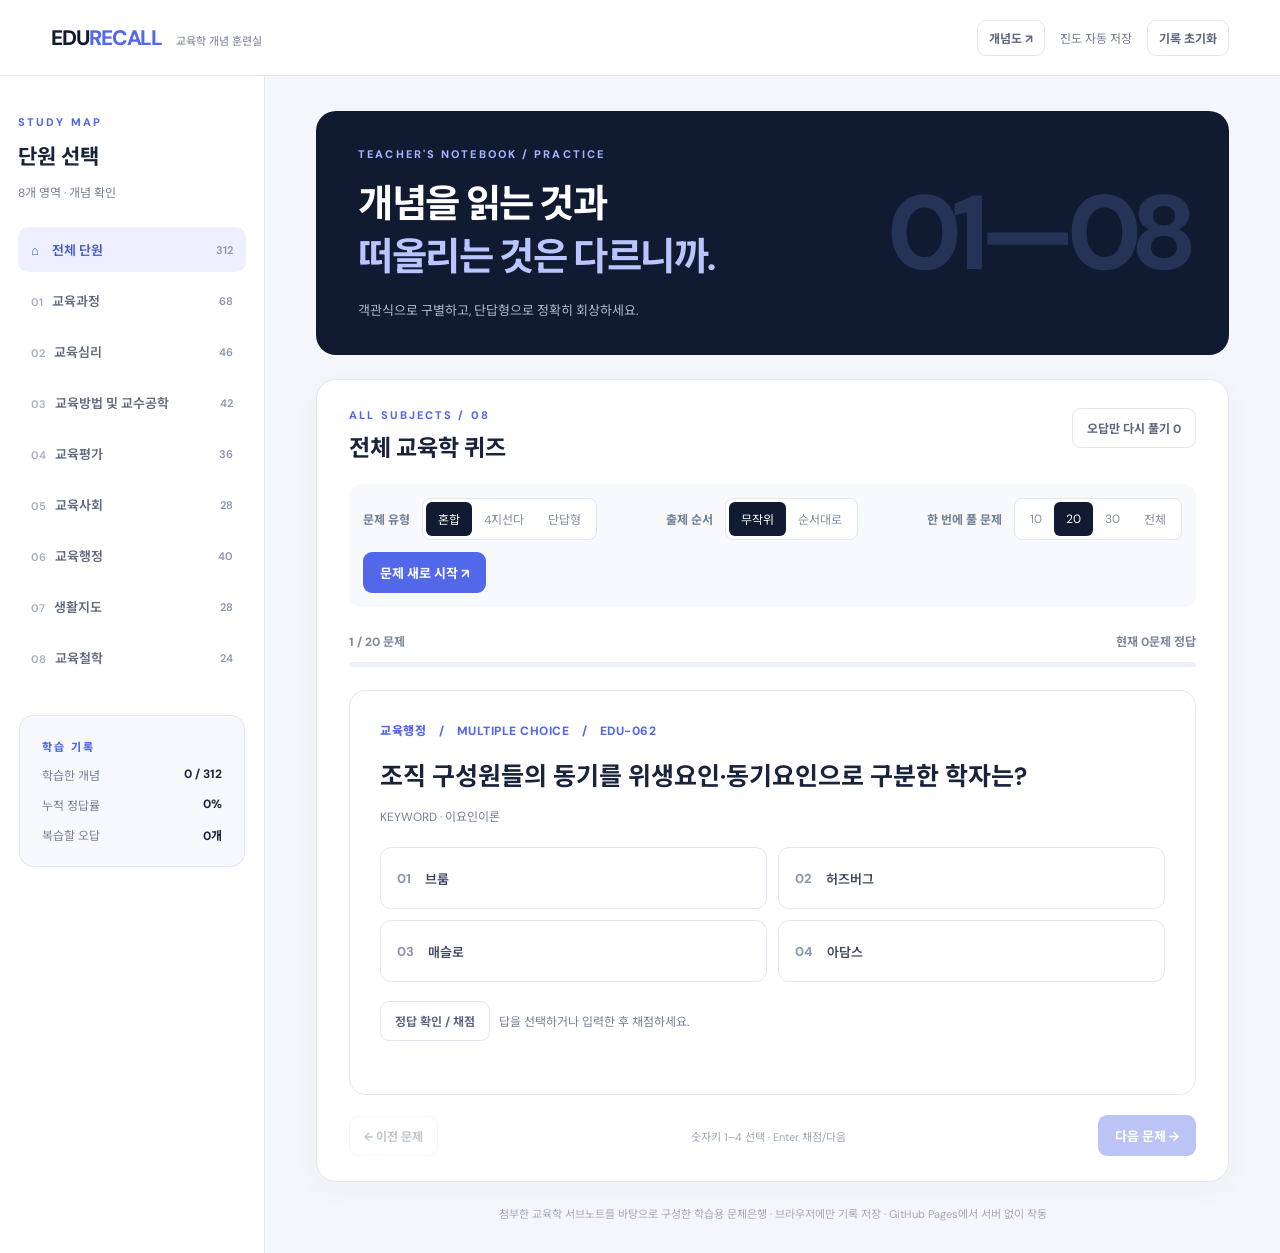
<file: index.html>
<!DOCTYPE html><html lang="ko"><head><meta charset="UTF-8"><meta name="viewport" content="width=device-width,initial-scale=1"><meta name="theme-color" content="#101a30"><title>EDU Recall | 교육학 개념 퀴즈</title><link rel="stylesheet" href="style.css"></head><body>
<header class="header"><a class="logo" href="#">EDU<span>RECALL</span><small>교육학 개념 훈련실</small></a><div class="headright"><a href="concept-map.html" class="ghost small" style="text-decoration:none">개념도 ↗</a><span id="savedStatus">진도 자동 저장</span><button id="reset" class="ghost small">기록 초기화</button></div></header>
<main class="layout"><aside class="sidebar"><div class="eyebrow">STUDY MAP</div><h2>단원 선택</h2><p class="muted">8개 영역 · 개념 확인</p><nav id="units"></nav><div class="sidecard"><div class="eyebrow">학습 기록</div><div id="stats"></div></div></aside>
<section class="main"><div class="banner"><div><div class="eyebrow">TEACHER'S NOTEBOOK / PRACTICE</div><h1>개념을 읽는 것과<br><em>떠올리는 것은 다르니까.</em></h1><p>객관식으로 구별하고, 단답형으로 정확히 회상하세요.</p></div><div class="bigmark">01—08</div></div>
<div class="workspace"><div class="bar"><div><div id="currentUnitLabel" class="eyebrow">전체 단원</div><h2 id="sectionTitle">개념 퀴즈</h2></div><div class="right"><button class="ghost" id="wrongOnly">오답만 다시 풀기 <span id="wrongCount">0</span></button></div></div>
<div class="toolbar"><div class="control"><label>문제 유형</label><div class="seg" id="types"><button data-type="mix" class="active">혼합</button><button data-type="mc">4지선다</button><button data-type="short">단답형</button></div></div><div class="control"><label>출제 순서</label><div class="seg" id="order"><button data-order="random" class="active">무작위</button><button data-order="normal">순서대로</button></div></div><div class="control"><label>한 번에 풀 문제</label><div class="seg" id="amounts"><button data-limit="10">10</button><button data-limit="20" class="active">20</button><button data-limit="30">30</button><button data-limit="0">전체</button></div></div><button class="primary" id="start">문제 새로 시작 ↗</button></div>
<div class="topline"><div id="progressText">문제를 시작해 주세요.</div><div id="scoreText"></div></div><div class="progress"><span id="progressBar"></span></div>
<div id="questionBox" class="questionbox"><div class="empty"><div class="spark">✳</div><h3>오늘 기억을 꺼내볼까요?</h3><p>왼쪽에서 단원을 고르고 <b>문제 새로 시작</b>을 누르세요.<br>전체 단원을 선택하면 8개 영역에서 출제됩니다.</p></div></div>
<div class="under"><button id="prev" class="ghost" disabled>← 이전 문제</button><div id="keyboardNote">숫자키 1–4 선택 · Enter 채점/다음</div><button id="next" class="primary" disabled>다음 문제 →</button></div>
</div><footer>첨부한 교육학 서브노트를 바탕으로 구성한 학습용 문제은행 · 브라우저에만 기록 저장 · GitHub Pages에서 서버 없이 작동</footer></section></main><script src="questions.js"></script><script src="app.js"></script></body></html>
</file>
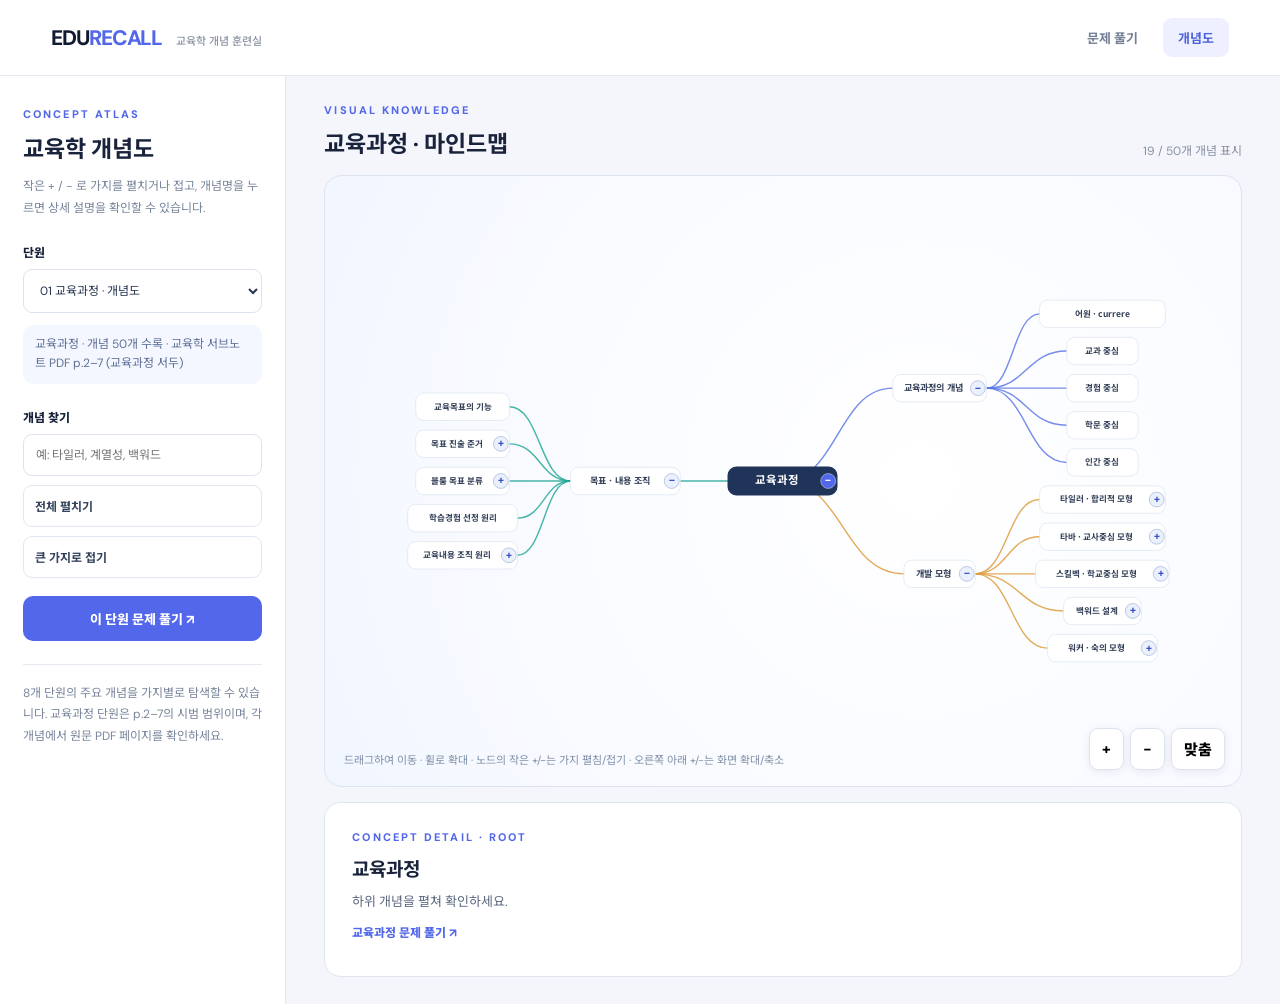
<file: concept-map.html>
<!doctype html><html lang="ko"><head><meta charset="utf-8"><meta name="viewport" content="width=device-width,initial-scale=1"><title>EDU RECALL | 교육학 개념도</title><link rel="stylesheet" href="style.css"><link rel="stylesheet" href="mindmap.css"></head><body>
<header class="header"><a class="logo" href="index.html">EDU<span>RECALL</span><small>교육학 개념 훈련실</small></a><nav class="map-nav"><a href="index.html">문제 풀기</a><a class="active" href="concept-map.html">개념도</a></nav></header>
<div class="map-shell"><aside class="map-side"><div class="eyebrow">CONCEPT ATLAS</div><h1>교육학 개념도</h1><p>작은 + / − 로 가지를 펼치거나 접고, 개념명을 누르면 상세 설명을 확인할 수 있습니다.</p><label for="mapUnit">단원</label><select id="mapUnit"><option value="교육과정">01 교육과정 · 개념도</option><option value="교육심리">02 교육심리</option><option value="교육방법 및 교수공학">03 교육방법 및 교수공학</option><option value="교육평가">04 교육평가</option><option value="교육사회">05 교육사회</option><option value="교육행정">06 교육행정</option><option value="생활지도">07 생활지도</option><option value="교육철학">08 교육철학</option></select><div id="mapInfo" class="map-info"></div><label for="mapSearch">개념 찾기</label><input type="search" id="mapSearch" placeholder="예: 타일러, 계열성, 백워드"><button id="expandAll" class="map-side-btn">전체 펼치기</button><button id="collapseAll" class="map-side-btn">큰 가지로 접기</button><a id="unitQuiz" class="map-quiz" href="index.html?unit=교육과정">이 단원 문제 풀기 ↗</a><div class="map-note">8개 단원의 주요 개념을 가지별로 탐색할 수 있습니다. 교육과정 단원은 p.2–7의 시범 범위이며, 각 개념에서 원문 PDF 페이지를 확인하세요.</div></aside>
<main class="map-main"><div class="map-head"><div><div class="eyebrow">VISUAL KNOWLEDGE</div><h2 id="mapTitle">교육과정 · 마인드맵</h2></div><span class="map-tag" id="nodeCount"></span></div><div class="map-canvas" id="mapCanvas"><svg id="mapSvg" xmlns="http://www.w3.org/2000/svg" role="img" aria-label="교육학 개념도" tabindex="0"><g id="mapScene"></g></svg><div class="map-canvas-controls"><button id="zoomIn" aria-label="확대">+</button><button id="zoomOut" aria-label="축소">−</button><button id="fit" aria-label="화면에 맞춤">맞춤</button></div><div class="map-help">드래그하여 이동 · 휠로 확대 · 노드의 작은 +/−는 가지 펼침/접기 · 오른쪽 아래 +/−는 화면 확대/축소</div></div><section class="detail" id="detail"><span class="eyebrow">SELECT A CONCEPT</span><h3>개념을 선택하세요</h3><p>오른쪽/왼쪽 가지의 개념 이름을 클릭하면 설명이 나타납니다.</p></section></main></div>
<script src="mindmap-data.js"></script><script src="mindmap.js"></script></body></html>
</file>
<file: style.css>
@import url('https://fonts.googleapis.com/css2?family=DM+Sans:wght@400;500;600;700;800&family=Noto+Sans+KR:wght@400;500;600;700;800&display=swap');
:root{--bg:#f4f6fb;--ink:#19233b;--muted:#758096;--line:#e3e7f0;--blue:#5267ea;--navy:#101a30;--ok:#147d63;--bad:#c9505a}*{box-sizing:border-box}body{margin:0;background:var(--bg);color:var(--ink);font:15px 'DM Sans','Noto Sans KR',sans-serif}button,input{font:inherit}button{cursor:pointer}.header{height:76px;background:white;border-bottom:1px solid var(--line);display:flex;align-items:center;justify-content:space-between;padding:0 clamp(18px,4vw,65px)}.logo{text-decoration:none;color:var(--navy);font-size:21px;letter-spacing:-1.1px;font-weight:800}.logo span{color:var(--blue)}.logo small{font-size:11px;font-weight:500;color:#8c94a4;margin-left:14px;letter-spacing:0}.headright{display:flex;align-items:center;gap:15px;color:var(--muted);font-size:12px}.layout{max-width:1560px;margin:auto;display:grid;grid-template-columns:265px minmax(0,1fr);min-height:calc(100vh - 76px)}.sidebar{background:#fff;padding:39px 18px;border-right:1px solid var(--line)}.eyebrow{font-size:11px;letter-spacing:2.1px;font-weight:800;color:var(--blue)}.sidebar h2{font-size:21px;margin:11px 0 5px}.muted{color:var(--muted)}.sidebar p{font-size:12px;margin-bottom:26px}#units{display:grid;gap:6px}.unit{width:100%;text-align:left;background:none;border:0;padding:13px;border-radius:10px;display:flex;justify-content:space-between;align-items:center;color:#5e697d;font-weight:600;font-size:13px}.unit:hover{background:#f5f7fc}.unit.active{background:#eef0ff;color:#4359cb}.unit .number{font-size:11px;color:#a4adc0;margin-right:9px}.unit b{font-size:11px;color:#8994aa;font-weight:600}.sidecard{margin:35px 1px;background:#f6f8fc;border:1px solid var(--line);border-radius:14px;padding:22px}.statline{display:flex;justify-content:space-between;margin-top:12px;font-size:12px;color:var(--muted)}.statline strong{color:var(--ink)}.main{padding:35px clamp(18px,4vw,56px) 28px;min-width:0}.banner{background:var(--navy);border-radius:20px;color:white;padding:36px 42px;display:flex;justify-content:space-between;overflow:hidden}.banner .eyebrow{color:#a6b2ff}.banner h1{font-size:clamp(25px,3vw,40px);line-height:1.37;letter-spacing:-1.4px;margin:17px 0}.banner em{font-style:normal;color:#bac5ff}.banner p{color:#adb9d1;margin:0;font-size:13px}.bigmark{font-size:105px;white-space:nowrap;letter-spacing:-8px;font-weight:800;color:#253356;align-self:center}.workspace{background:white;border:1px solid var(--line);border-radius:20px;margin-top:24px;padding:28px 32px 25px;box-shadow:0 8px 28px #26365c08}.bar,.toolbar,.topline,.under{display:flex;justify-content:space-between;align-items:center;gap:12px}.bar h2{font-size:23px;margin:7px 0 21px}.bar .right{align-self:flex-start}.toolbar{background:#f8f9fc;padding:14px;border-radius:12px;flex-wrap:wrap}.control{display:flex;gap:12px;align-items:center}.control label{font-size:12px;font-weight:700;color:#727f93;white-space:nowrap}.seg{border:1px solid var(--line);padding:3px;border-radius:8px;display:flex;background:white}.seg button{font-size:12px;border:none;background:transparent;padding:8px 12px;border-radius:6px;color:#8490a2}.seg button.active{background:var(--navy);color:white}.primary{border:0;background:var(--blue);color:#fff;border-radius:9px;padding:11px 17px;font-size:13px;font-weight:700}.primary:hover{background:#4057d6}.ghost{background:white;border:1px solid var(--line);border-radius:9px;padding:10px 14px;color:#5d6880;font-size:12px;font-weight:700}.ghost:hover{border-color:#b9c5e9}.small{padding:8px 11px}button:disabled{opacity:.38;cursor:not-allowed}.topline{margin-top:25px;color:#7b879b;font-size:12px;font-weight:700}.progress{height:5px;border-radius:5px;background:#edf0f7;margin:12px 0 23px;overflow:hidden}.progress span{display:block;width:0%;height:100%;background:#6379f6;transition:width .2s}.questionbox{min-height:405px;border:1px solid var(--line);border-radius:16px;padding:30px;position:relative}.empty{text-align:center;padding:60px 10px;color:var(--muted)}.spark{font-size:30px;color:var(--blue)}.empty h3{font-size:20px;color:var(--ink)}.empty p{line-height:1.9;font-size:13px}.qmeta{font-size:12px;color:var(--blue);font-weight:800;letter-spacing:.5px}.qtitle{font-size:clamp(18px,2.1vw,25px);line-height:1.6;margin:18px 0 10px;word-break:keep-all}.qhint{color:var(--muted);font-size:12px;margin-bottom:22px}.options{display:grid;grid-template-columns:1fr 1fr;gap:11px}.option{border:1px solid var(--line);background:#fff;padding:18px 16px;border-radius:11px;min-height:62px;display:flex;align-items:center;text-align:left;gap:14px;font-weight:600;font-size:13px;color:#3d4960}.option:hover:not(:disabled){border-color:#8b9bfb}.option .num{color:#8c98af;font-weight:800}.option.selected{border-color:var(--blue);background:#f0f2ff}.option.correct{border-color:#4db49c;background:#effaf6;color:#0b735a}.option.incorrect{border-color:#e4a0a8;background:#fff3f4;color:#bf4854}.shortinput{display:flex;gap:10px;max-width:570px}.shortinput input{width:100%;border:1px solid #cfd6e5;border-radius:10px;padding:15px;outline:0}.shortinput input:focus{border-color:var(--blue)}.shortinput .primary{white-space:nowrap}.result{margin-top:23px;border-radius:12px;background:#f4f7fc;border:1px solid #e3e7f2;padding:18px 19px;font-size:13px;line-height:1.85}.result.ok{background:#effaf6;border-color:#cbecde}.result.bad{background:#fff5f5;border-color:#f2dbdd}.result strong{font-size:15px}.result p{margin:8px 0 4px}.result .src{font-size:11px;color:#8a94a6}.actions{display:flex;gap:9px;align-items:center;margin-top:19px;flex-wrap:wrap}.actions .ghost{font-size:12px}.under{margin-top:20px}.under #keyboardNote{font-size:11px;color:#9da6b4}footer{text-align:center;color:#a0a8b8;font-size:11px;margin-top:23px;line-height:1.8}.done{text-align:center;padding:38px 10px}.done .score{font-size:52px;font-weight:800;color:var(--blue)}.done h2{font-size:24px}.done p{color:var(--muted);line-height:1.8}@media(max-width:1020px){.bigmark{display:none}.layout{grid-template-columns:210px minmax(0,1fr)}.main{padding:20px}.workspace{padding:22px}.sidebar{padding:25px 12px}.control{flex-wrap:wrap}}@media(max-width:700px){.header{height:65px;padding:0 18px}.logo small,.headright #savedStatus{display:none}.layout{display:block}.sidebar{border-bottom:1px solid var(--line);border-right:0;padding:18px}.sidebar h2,.sidebar .muted,.sidecard{display:none}#units{display:flex;overflow-x:auto;padding:10px 0;gap:4px}.unit{width:auto;min-width:max-content;padding:10px 12px}.unit b{display:none}.main{padding:13px}.banner{padding:23px}.banner h1{font-size:25px}.banner p{font-size:12px}.workspace{margin-top:13px;padding:17px}.bar h2{font-size:19px}.toolbar{align-items:stretch}.toolbar>.primary{width:100%}.control{width:100%;justify-content:space-between}.options{grid-template-columns:1fr}.questionbox{padding:20px;min-height:410px}.shortinput{flex-direction:column}.under #keyboardNote{display:none}}
</file>
<file: mindmap.css>
.map-nav{display:flex;gap:10px}.map-nav a{font-size:13px;text-decoration:none;color:#758096;font-weight:700;padding:10px 15px;border-radius:9px}.map-nav .active{background:#eef0ff;color:#4e64db}.map-shell{display:grid;grid-template-columns:286px minmax(0,1fr);min-height:calc(100vh - 76px)}.map-side{background:#fff;border-right:1px solid var(--line);padding:31px 23px}.map-side h1{font-size:23px;margin:9px 0 7px}.map-side p,.map-note{font-size:12px;color:#78859b;line-height:1.8}.map-side label{display:block;font-size:12px;font-weight:800;margin:24px 0 8px}.map-side select,.map-side input{width:100%;padding:12px;border:1px solid #dce2ef;border-radius:9px;background:#fff;color:#283650;font:inherit;font-size:12px}.map-info{color:#5e7095;background:#f4f7ff;border-radius:10px;padding:10px 12px;margin-top:12px;font-size:12px;line-height:1.6}.map-side-btn{width:100%;border:1px solid #e1e7f1;color:#34445d;padding:11px;margin-top:9px;background:#fff;border-radius:9px;text-align:left;font-size:12px;font-weight:700}.map-quiz{display:block;text-decoration:none;text-align:center;background:#5267ea;color:white;border-radius:10px;padding:13px;font-size:13px;font-weight:800;margin-top:18px}.map-note{border-top:1px solid #e5e9f1;margin-top:23px;padding-top:18px}.map-main{min-width:0;padding:27px clamp(15px,3vw,43px)}.map-head{display:flex;justify-content:space-between;align-items:end;padding-bottom:16px}.map-head h2{font-size:23px;margin:8px 0 0}.map-tag{font-size:12px;color:#8791a5}.map-canvas{height:min(68vh,680px);min-height:470px;position:relative;overflow:hidden;border:1px solid #dce4f0;border-radius:18px;background:radial-gradient(circle at 65% 50%,#fff 0,#f8faff 66%,#f1f6ff 100%);touch-action:none}.map-canvas svg{width:100%;height:100%;cursor:grab}.map-canvas svg.dragging{cursor:grabbing}.map-canvas-controls{position:absolute;right:16px;bottom:16px;display:flex;gap:6px}.map-canvas-controls button{background:white;border:1px solid #dce3ef;border-radius:9px;padding:9px 12px;font-weight:800;box-shadow:0 2px 8px #26365c15}.map-help{position:absolute;bottom:19px;left:19px;font-size:11px;color:#8190a7;pointer-events:none}.detail{border:1px solid #e0e6f0;background:white;border-radius:17px;padding:23px 27px;margin-top:15px;min-height:137px}.detail h3{font-size:19px;margin:8px 0}.detail p{font-size:13px;color:#5c6880;line-height:1.8;margin:8px 0}.detail .source{font-size:11px;color:#8995aa}.detail a{color:#5267ea;text-decoration:none;font-weight:800;font-size:12px}.map-node{cursor:pointer}.map-node .node-bg{fill:white;stroke:#dbe3ee;stroke-width:1.2}.map-node:hover .node-bg,.map-node.selected .node-bg{stroke:#5068ee;stroke-width:2.5}.map-node text{font-family:'Noto Sans KR',sans-serif;font-size:15px;font-weight:700;fill:#344158}.map-node.depth0 text{font-size:20px;fill:white}.map-node.depth0 .node-bg{fill:#20345a;stroke:#20345a}.map-node.depth1 text{font-size:16px}.map-node .toggle{font-size:17px;font-weight:900}.map-line{fill:none;stroke-width:2.5;opacity:.82;stroke-linecap:round}.map-node.highlight .node-bg{stroke:#e6a12d;stroke-width:3.5}.map-empty{padding:40px;font-size:16px;color:#68768a}.map-empty strong{display:block;font-size:20px;margin-bottom:12px;color:#263653}@media(max-width:800px){.map-shell{display:block}.map-side{padding:18px;border-right:0;border-bottom:1px solid #dde4ef}.map-side .map-note{margin-top:12px}.map-main{padding:14px}.map-canvas{min-height:450px;height:62vh}.map-help{max-width:210px;line-height:1.6;bottom:13px}.map-nav{gap:1px}.map-nav a{padding:7px;font-size:11px}.logo small{display:none}}

/* Inline SVG presentation is primary; this fallback preserves labels across hosts. */
.map-node text { visibility:visible; opacity:1; paint-order:normal }
.map-node.depth0 text:not(.toggle){fill:#fff}
/* v4.1: 클릭 가능한 펼치기/접기 버튼 */
.map-node .node-toggle{cursor:pointer;pointer-events:all}
.map-node .node-toggle circle{stroke:#aab8dc;stroke-width:1.3}
.map-node .node-toggle text{fill:#334cc4!important;font-size:17px!important;font-weight:900!important;pointer-events:none}
.map-node.depth0 .node-toggle text{fill:#fff!important}
.map-node .node-toggle:hover circle{stroke:#4e65e5;stroke-width:2.5}
</file>
